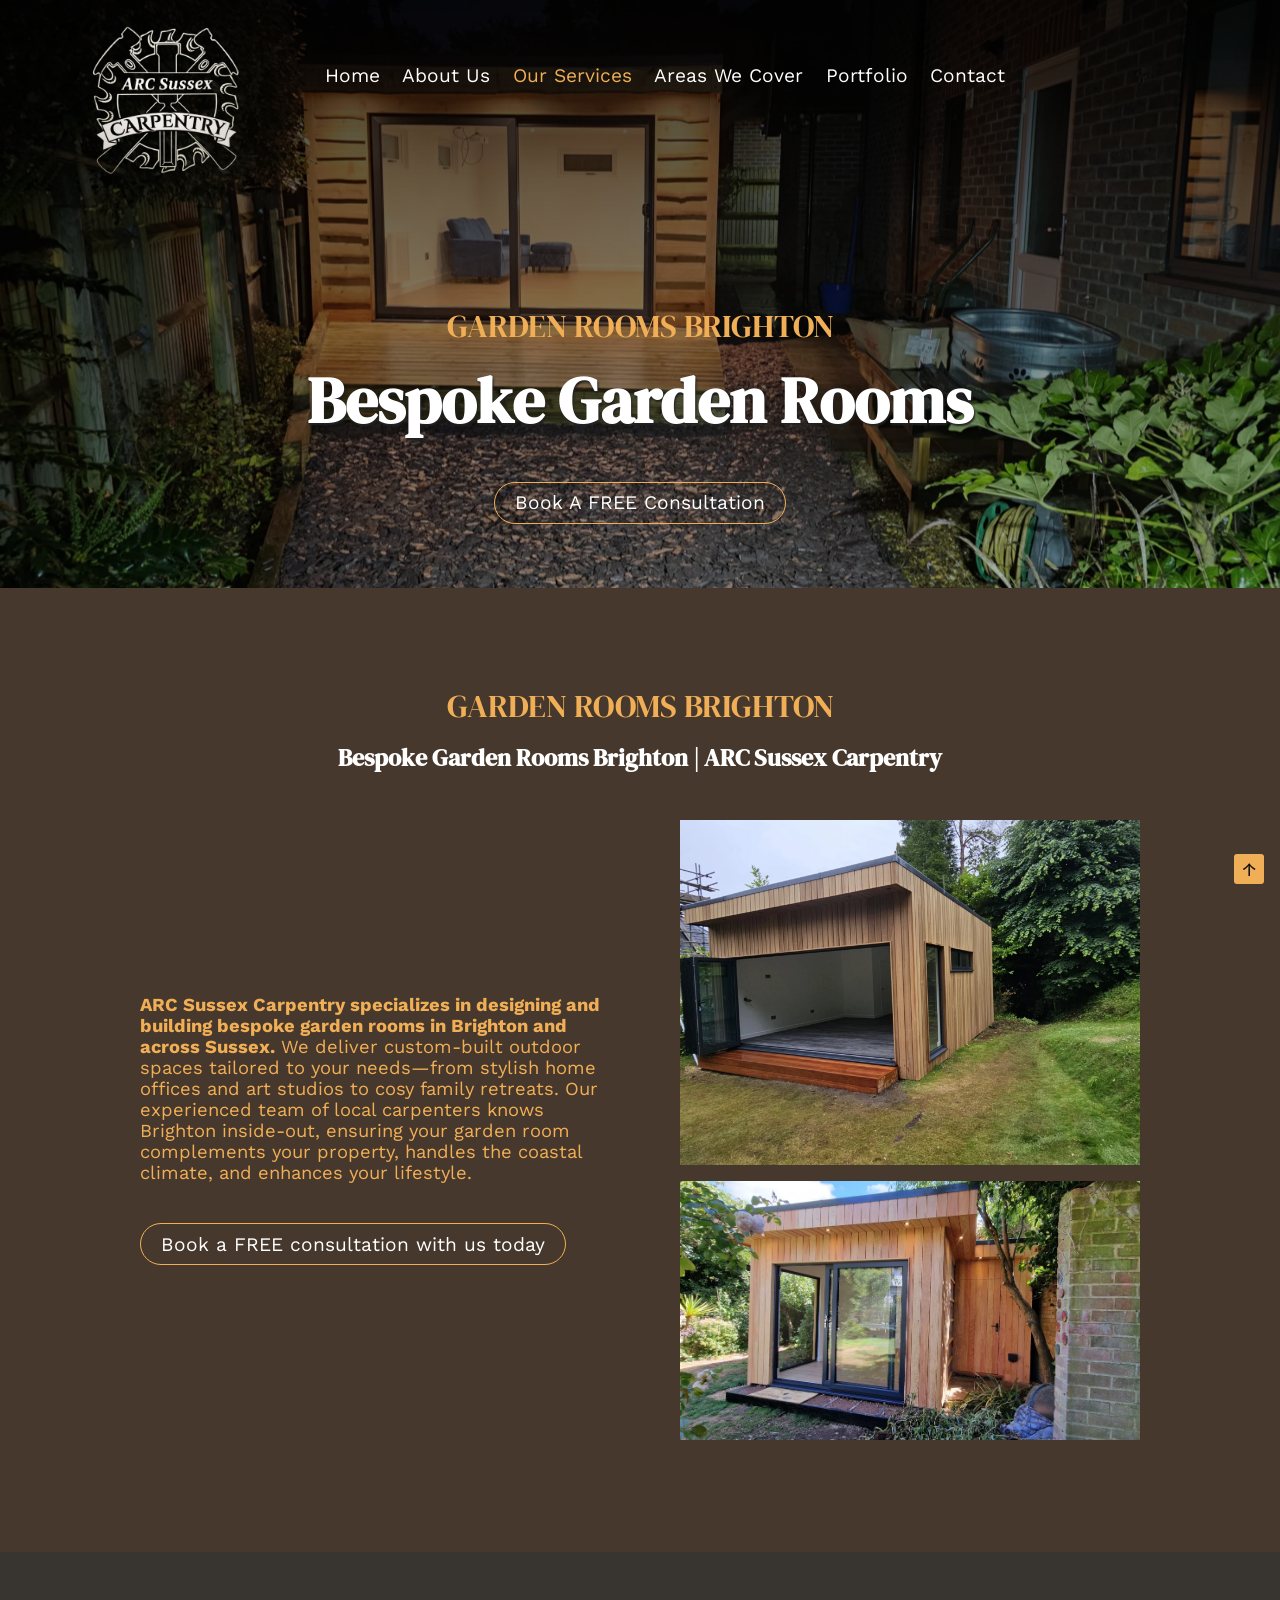
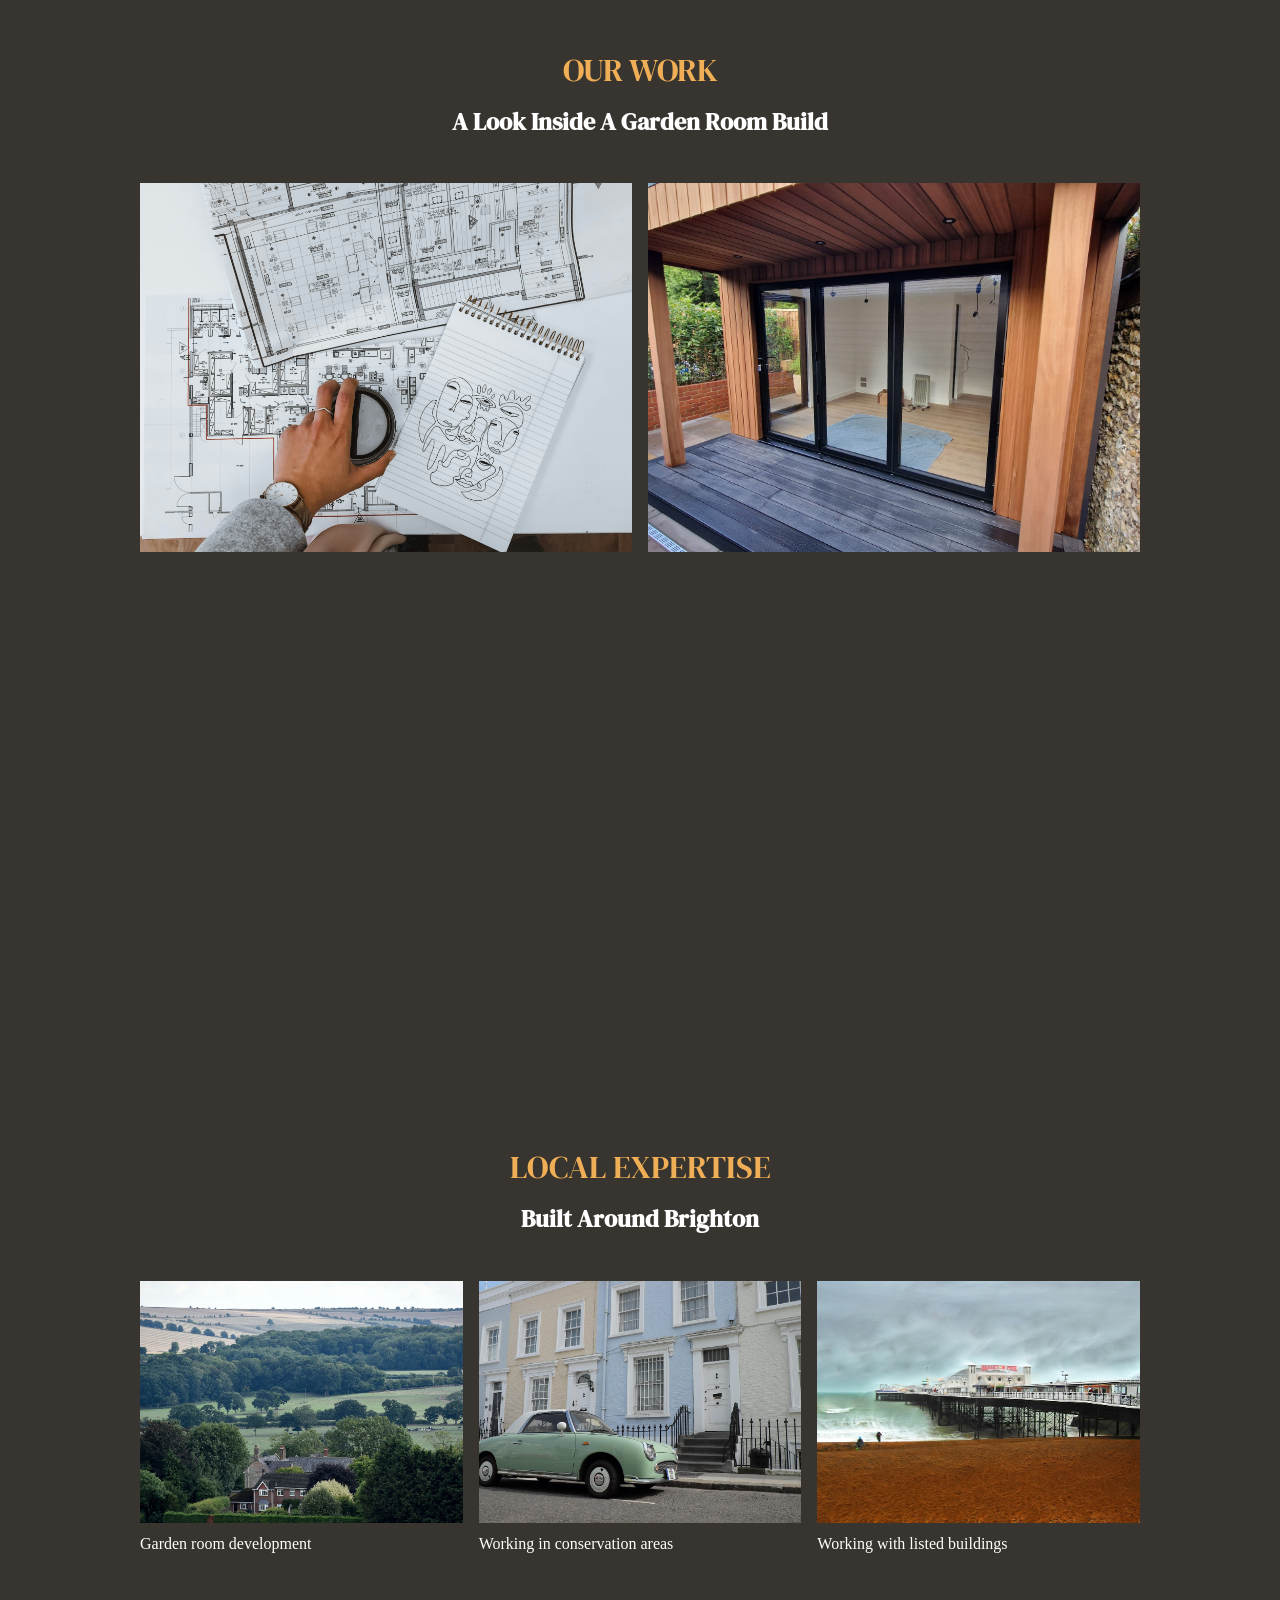
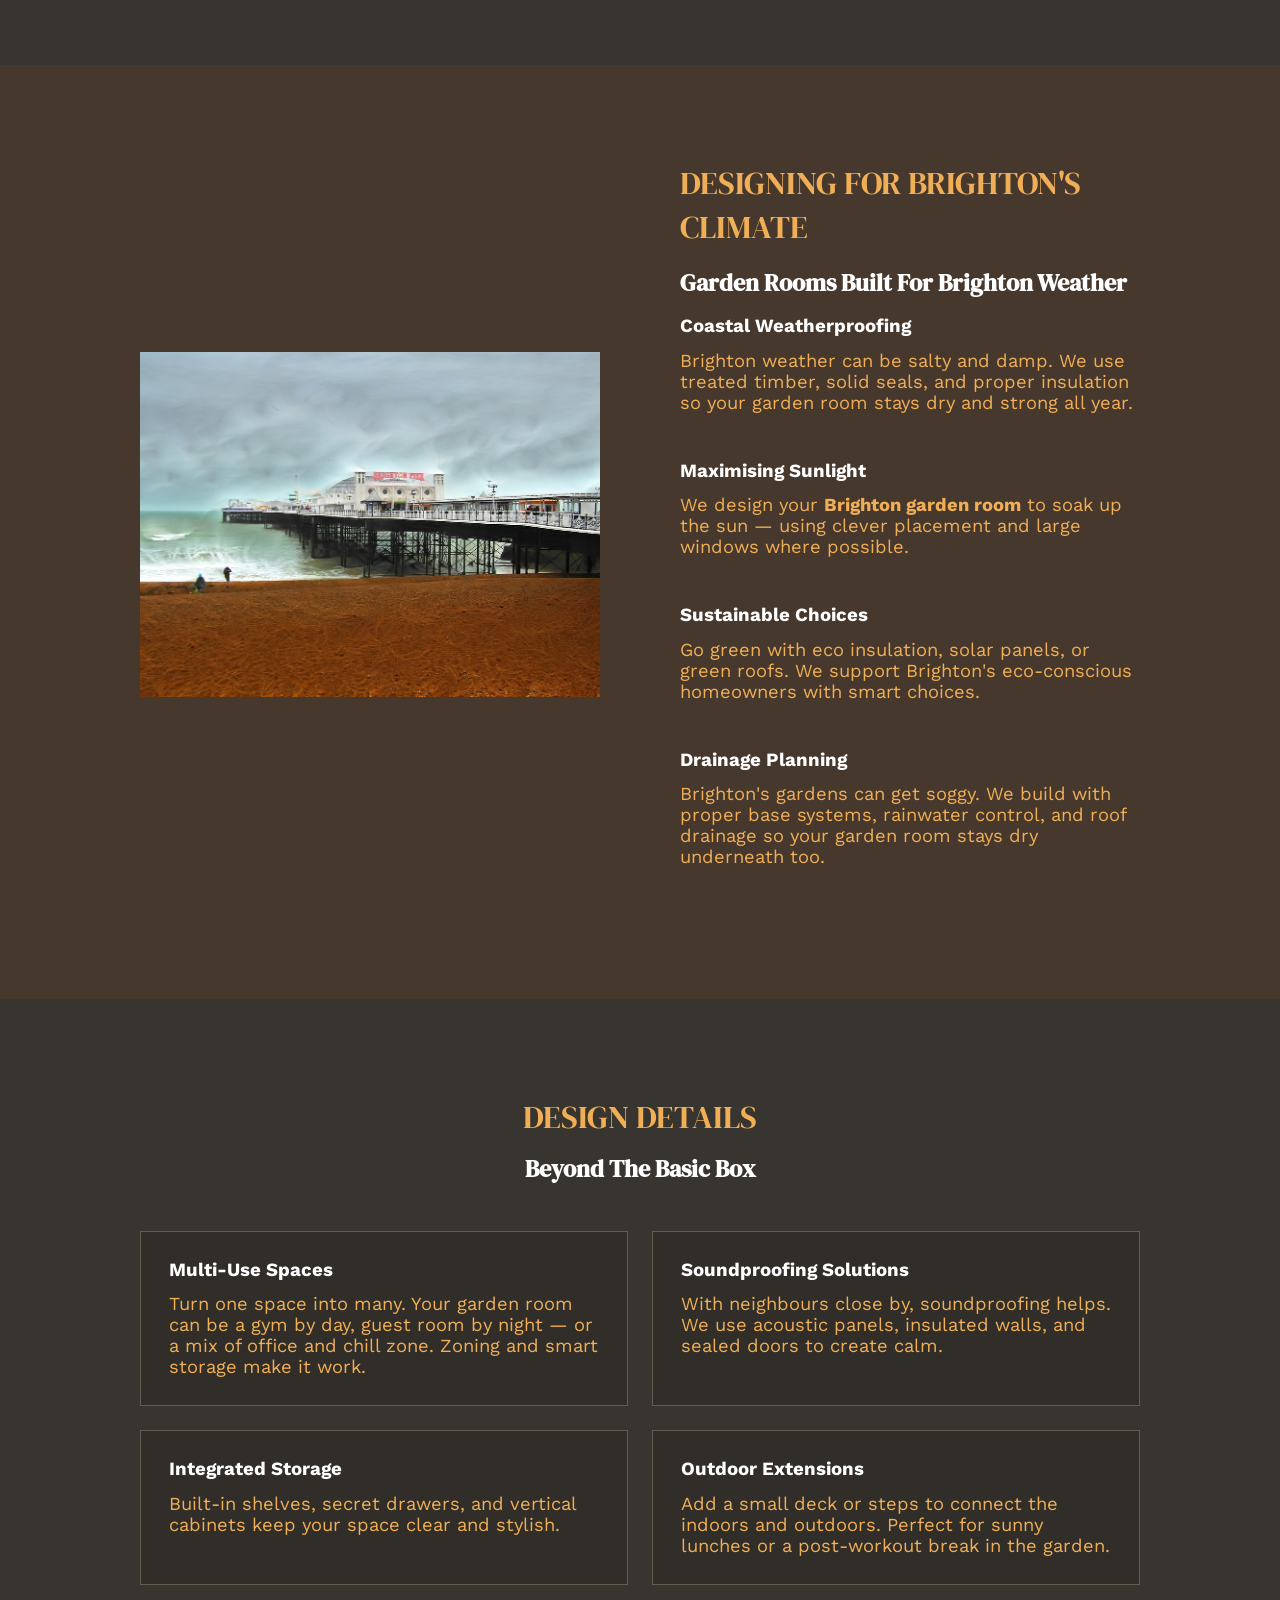
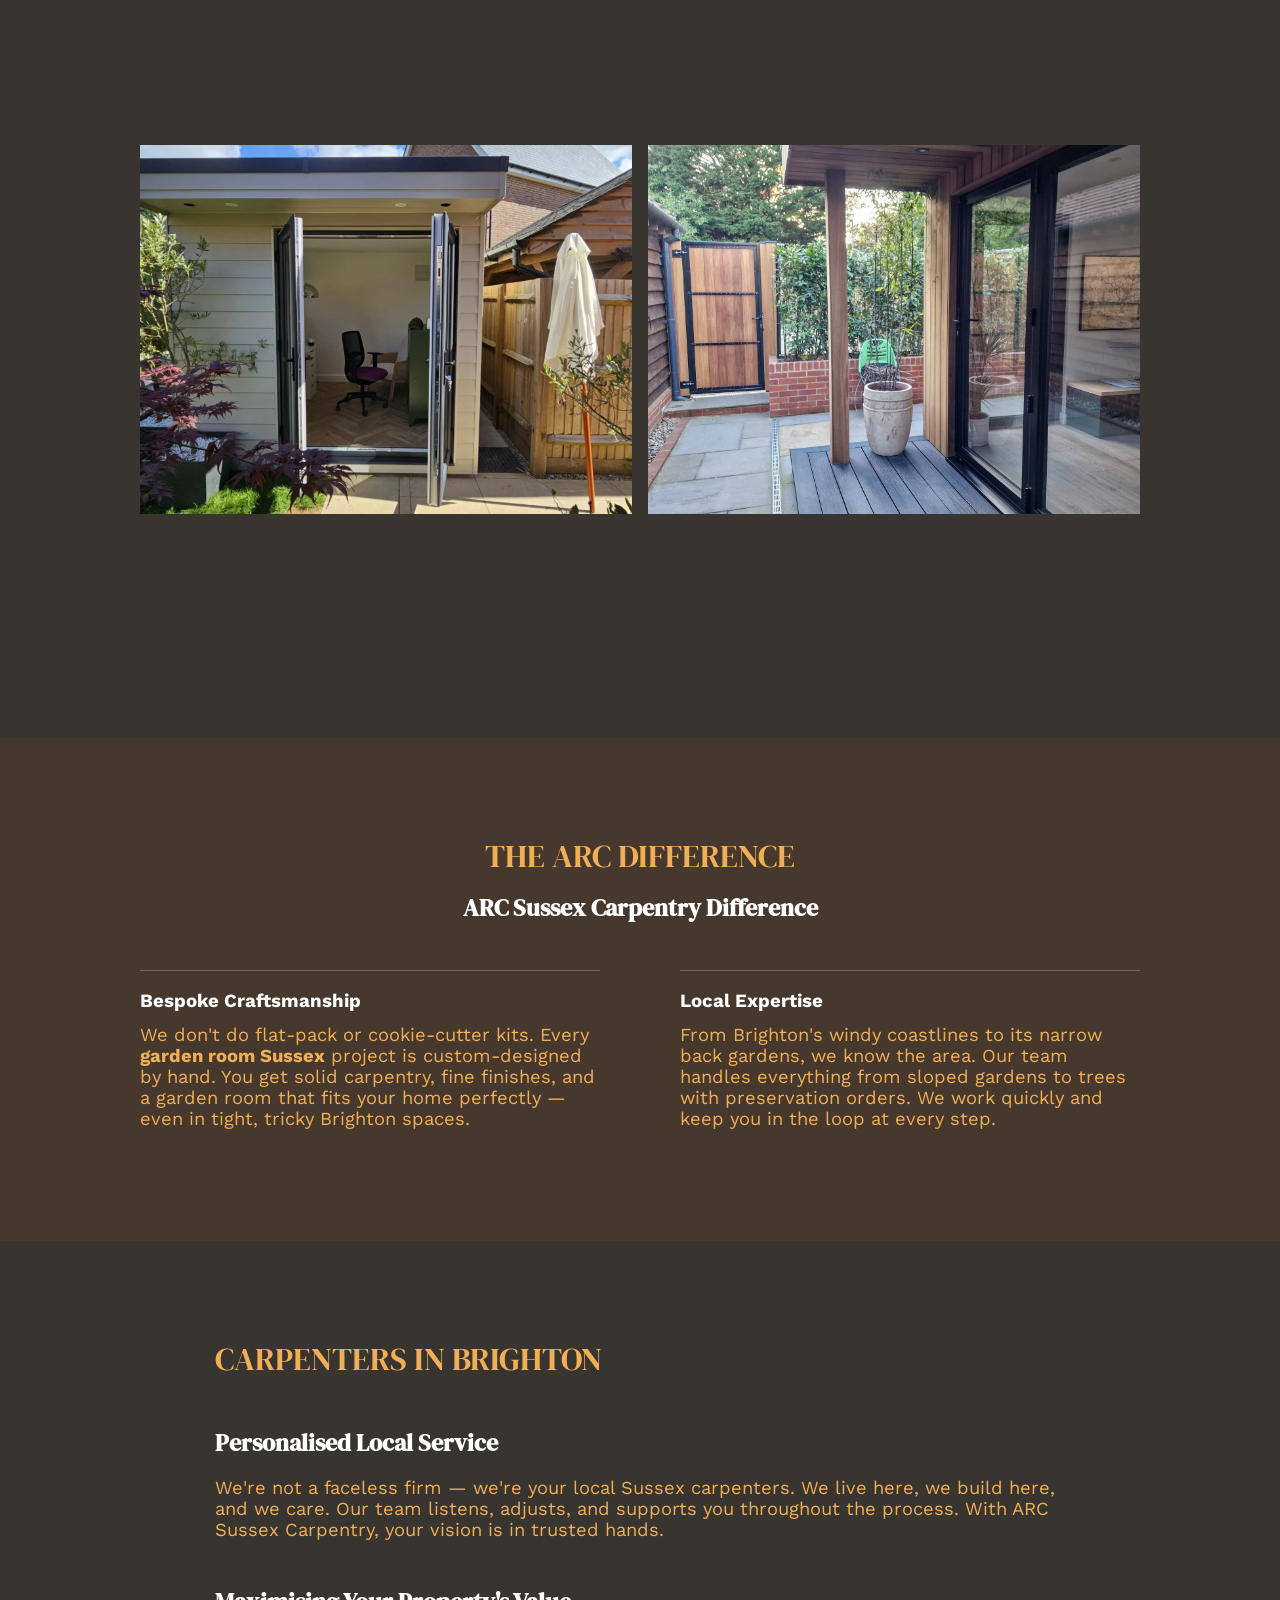
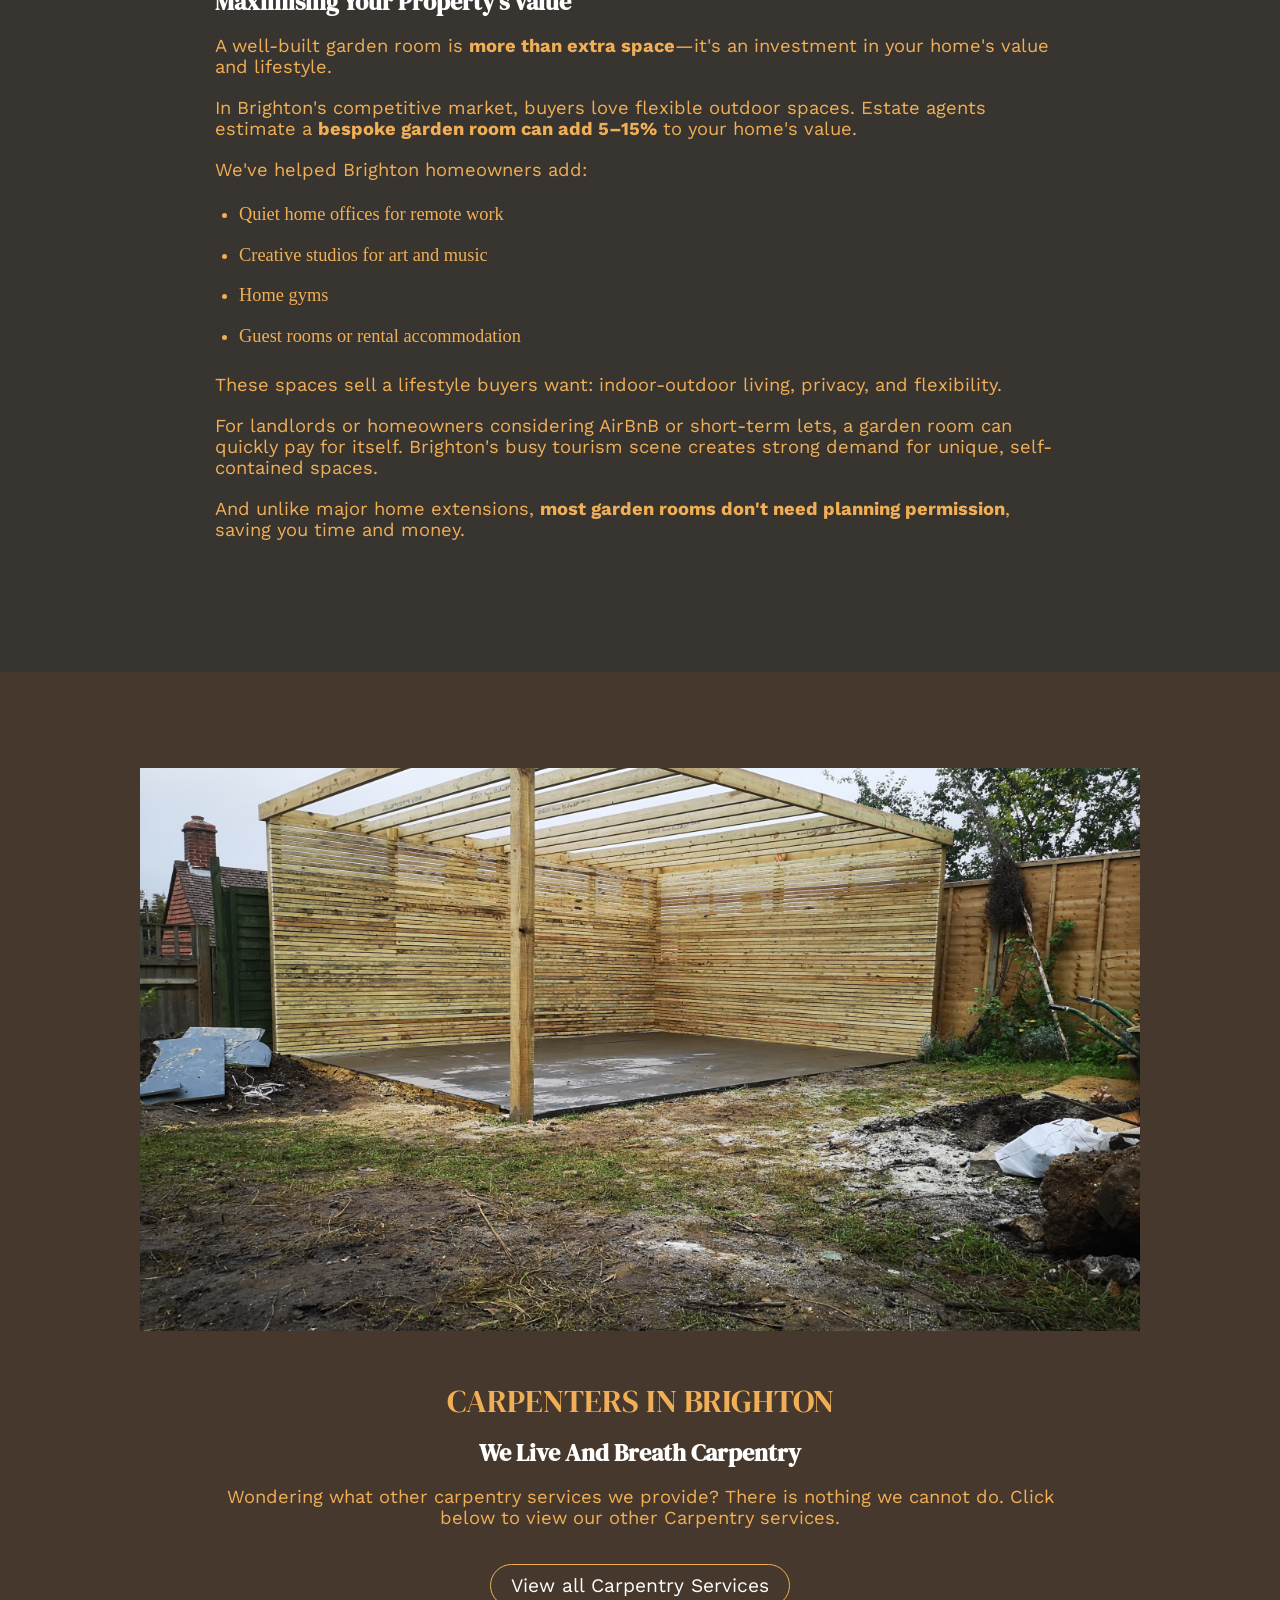
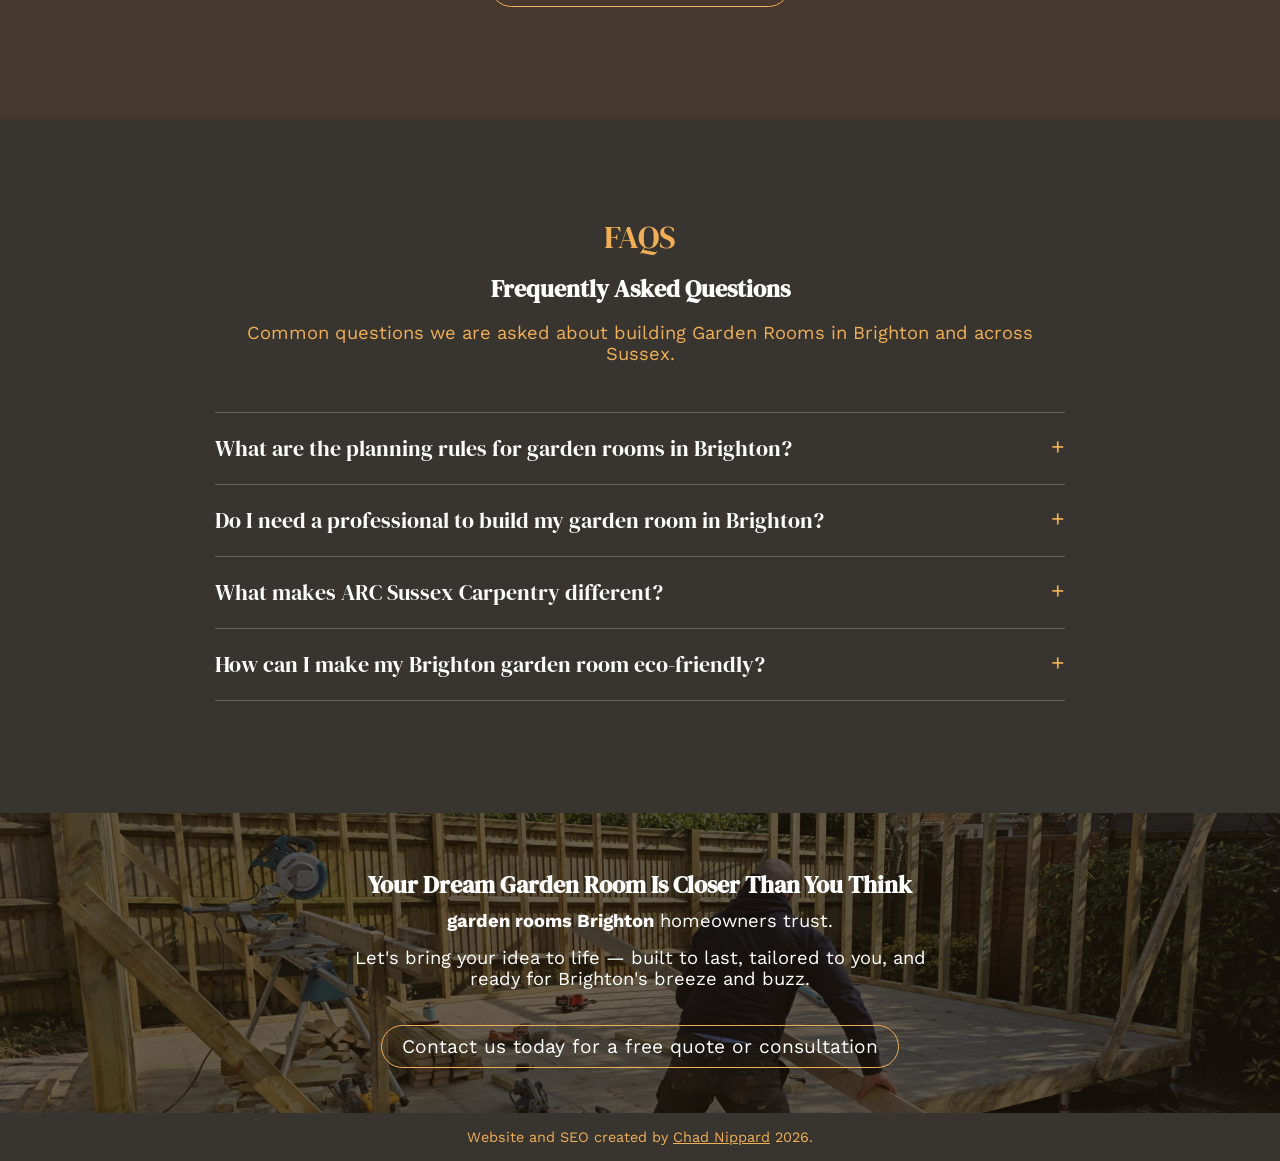
<file: bespoke-garden-rooms/index.html>
<!DOCTYPE html>
<html lang="en">

<head>
    <!-- Google Tag Manager -->
    <script>(function (w, d, s, l, i) {
            w[l] = w[l] || []; w[l].push({
                'gtm.start':
                    new Date().getTime(), event: 'gtm.js'
            }); var f = d.getElementsByTagName(s)[0],
                j = d.createElement(s), dl = l != 'dataLayer' ? '&l=' + l : ''; j.async = true; j.src =
                    'https://www.googletagmanager.com/gtm.js?id=' + i + dl; f.parentNode.insertBefore(j, f);
        })(window, document, 'script', 'dataLayer', 'GTM-M3V543RK');</script>
    <!-- End Google Tag Manager -->
    <meta charset="UTF-8">
    <meta name="viewport" content="width=device-width, initial-scale=1.0">
    <meta name="description"
        content="Bespoke garden rooms in Brighton and across Sussex, designed and built by ARC Sussex Carpentry.">
    <meta name="theme-color" content="#38342f">
    <title>Bespoke Garden Rooms Brighton | ARC Sussex Carpentry</title>
    <!-- Canonical URL -->
    <link rel="canonical" href="https://arcsussexcarpentry.com/bespoke-garden-rooms/">
    <!-- Favicon -->
    <link rel="icon" href="../favicon.webp" type="image/webp">
    <!-- Google Fonts -->
    <link rel="preconnect" href="https://fonts.googleapis.com">
    <link rel="preconnect" href="https://fonts.gstatic.com" crossorigin>
    <link
        href="https://fonts.googleapis.com/css2?family=DM+Serif+Display:ital@0;1&family=Work+Sans:wght@400;500;600;700&display=swap"
        rel="stylesheet">
    <!-- Open Graph -->
    <meta property="og:title" content="Bespoke Garden Rooms Brighton | ARC Sussex Carpentry">
    <meta property="og:description"
        content="Bespoke garden rooms in Brighton and across Sussex, designed and built by ARC Sussex Carpentry.">
    <meta property="og:type" content="website">
    <meta property="og:url" content="https://arcsussexcarpentry.com/bespoke-garden-rooms/">
    <meta property="og:site_name" content="ARC Sussex Carpentry">
    <meta property="og:locale" content="en_GB">
    <meta property="og:image" content="https://arcsussexcarpentry.com/images/social-preview.png">
    <meta property="og:image:secure_url" content="https://arcsussexcarpentry.com/images/social-preview.png">
    <meta property="og:image:type" content="image/png">
    <meta property="og:image:width" content="1200">
    <meta property="og:image:height" content="630">
    <meta property="og:image:alt" content="ARC Sussex Carpentry bespoke garden rooms in Brighton and Sussex">
    <!-- X / Twitter -->
    <meta name="twitter:card" content="summary_large_image">
    <meta name="twitter:title" content="Bespoke Garden Rooms Brighton | ARC Sussex Carpentry">
    <meta name="twitter:description"
        content="Bespoke garden rooms in Brighton and across Sussex, designed and built by ARC Sussex Carpentry.">
    <meta name="twitter:image" content="https://arcsussexcarpentry.com/images/social-preview.png">
    <meta name="twitter:image:alt" content="ARC Sussex Carpentry bespoke garden rooms in Brighton and Sussex">
    <!-- Stylesheets -->
    <link rel="stylesheet" href="../css/style.css">
    <link rel="stylesheet" href="../css/bespoke-garden-rooms.css">
    <script type="application/ld+json">
    {
      "@context": "https://schema.org",
      "@type": "Carpenter",
      "name": "ARC Sussex Carpentry",
      "url": "https://arcsussexcarpentry.com/",
      "telephone": "+447701303291",
      "image": "https://arcsussexcarpentry.com/images/arc-logo.webp",
      "address": {
        "@type": "PostalAddress",
        "streetAddress": "4 Gladstone Road",
        "addressLocality": "Portslade",
        "addressRegion": "East Sussex",
        "postalCode": "BN41 1LJ",
        "addressCountry": "GB"
      },
      "areaServed": [
        {
          "@type": "City",
          "name": "Brighton"
        },
        {
          "@type": "City",
          "name": "Worthing"
        },
        {
          "@type": "AdministrativeArea",
          "name": "East Sussex"
        }
      ]
    }
    </script>
</head>

<body id="top">
    <!-- Google Tag Manager (noscript) -->
    <noscript><iframe src="https://www.googletagmanager.com/ns.html?id=GTM-M3V543RK" height="0" width="0"
            style="display:none;visibility:hidden"></iframe></noscript>
    <!-- End Google Tag Manager (noscript) -->
    <header class="site-header">
        <div class="container header-inner">
            <a class="logo" href="../index.html" aria-label="ARC Sussex Carpentry home">
                <img src="../images/arc-logo.webp" alt="ARC Sussex Carpentry logo" width="155" height="155">
            </a>
            <nav class="main-nav" aria-label="Main navigation">
                <a href="../index.html">Home</a>
                <a href="../about-us/index.html">About Us</a>
                <a class="active" href="../our-services/index.html" aria-current="page">Our Services</a>
                <a href="../areas-we-cover/index.html">Areas We Cover</a>
                <a href="../portfolio/index.html">Portfolio</a>
                <a href="../contact/index.html">Contact</a>
            </nav>
        </div>
    </header>
    <main>
        <section class="page-hero garden-rooms-hero">
            <p class="eyebrow">GARDEN ROOMS BRIGHTON</p>
            <h1>Bespoke Garden Rooms</h1>
            <a class="button" href="../contact/index.html">Book A FREE Consultation</a>
        </section>
        <div class="site-background">
            <section class="garden-rooms-intro section section--light">
                <div class="container">
                    <div class="garden-rooms-heading">
                        <p class="eyebrow">GARDEN ROOMS BRIGHTON</p>
                        <h2>Bespoke Garden Rooms Brighton | ARC Sussex Carpentry</h2>
                    </div>
                    <div class="garden-rooms-intro__layout">
                        <div class="garden-rooms-copy">
                            <p><strong>ARC Sussex Carpentry specializes in designing and building bespoke garden rooms
                                    in Brighton and across Sussex.</strong> We deliver custom-built outdoor spaces
                                tailored to your needs—from stylish home offices and art studios to cosy family
                                retreats. Our experienced team of local carpenters knows Brighton inside-out, ensuring
                                your garden room complements your property, handles the coastal climate, and enhances
                                your lifestyle.</p>
                            <a class="button" href="../contact/index.html">Book a FREE consultation with us today</a>
                        </div>
                        <div class="garden-rooms-image-stack">
                            <img src="../images/bespoke-garden-rooms-1.webp" alt="Bespoke garden room in Sussex"
                                loading="lazy" decoding="async">
                            <img src="../images/bespoke-garden-rooms-2.webp" alt="Garden room project in Sussex"
                                loading="lazy" decoding="async">
                        </div>
                    </div>
                </div>
            </section>
            <section class="garden-rooms-gallery section section--dark">
                <div class="container">
                    <div class="garden-rooms-heading">
                        <p class="eyebrow">OUR WORK</p>
                        <h2>A Look Inside A Garden Room Build</h2>
                    </div>
                    <div class="garden-rooms-gallery__grid">
                        <figure><img src="../images/bespoke-garden-rooms-3.webp"
                                alt="Designing a bespoke garden room in Brighton" loading="lazy" decoding="async">
                        </figure>
                        <figure><img src="../images/bespoke-garden-rooms-4.webp"
                                alt="First fix carpentry on a garden room in Brighton" loading="lazy" decoding="async">
                        </figure>
                        <figure><img src="../images/bespoke-garden-rooms-5.webp"
                                alt="Garden room construction in Brighton" loading="lazy" decoding="async"></figure>
                        <figure><img src="../images/bespoke-garden-rooms-6.webp" alt="Garden room build in Sussex"
                                loading="lazy" decoding="async"></figure>
                    </div>
                </div>
            </section>
            <section class="garden-rooms-local section section--dark">
                <div class="container">
                    <div class="garden-rooms-heading">
                        <p class="eyebrow">LOCAL EXPERTISE</p>
                        <h2>Built Around Brighton</h2>
                    </div>
                    <div class="garden-rooms-local__grid">
                        <figure>
                            <img src="../images/bespoke-garden-rooms-7.webp" alt="Garden room development in Brighton"
                                loading="lazy" decoding="async">
                            <figcaption>Garden room development</figcaption>
                        </figure>
                        <figure>
                            <img src="../images/bespoke-garden-rooms-8.webp"
                                alt="Working in a conservation area in Brighton" loading="lazy" decoding="async">
                            <figcaption>Working in conservation areas</figcaption>
                        </figure>
                        <figure>
                            <img src="../images/bespoke-garden-rooms-9.webp"
                                alt="Working with listed buildings in Sussex" loading="lazy" decoding="async">
                            <figcaption>Working with listed buildings</figcaption>
                        </figure>
                    </div>
                </div>
            </section>
            <section class="garden-rooms-climate section section--light">
                <div class="container">
                    <div class="garden-rooms-feature-layout">
                        <div class="garden-rooms-feature-image">
                            <img src="../images/bespoke-garden-rooms-9.webp"
                                alt="Garden room designed for Brighton weather" loading="lazy" decoding="async">
                        </div>
                        <div class="garden-rooms-copy">
                            <p class="eyebrow">DESIGNING FOR BRIGHTON'S CLIMATE</p>
                            <h2>Garden Rooms Built For Brighton Weather</h2>
                            <div class="garden-rooms-feature-copy">
                                <article>
                                    <h3>Coastal Weatherproofing</h3>
                                    <p>Brighton weather can be salty and damp. We use treated timber, solid seals, and
                                        proper insulation so your garden room stays dry and strong all year.</p>
                                </article>
                                <article>
                                    <h3>Maximising Sunlight</h3>
                                    <p>We design your <strong>Brighton garden room</strong> to soak up the sun — using
                                        clever placement and large windows where possible.</p>
                                </article>
                                <article>
                                    <h3>Sustainable Choices</h3>
                                    <p>Go green with eco insulation, solar panels, or green roofs. We support Brighton's
                                        eco-conscious homeowners with smart choices.</p>
                                </article>
                                <article>
                                    <h3>Drainage Planning</h3>
                                    <p>Brighton's gardens can get soggy. We build with proper base systems, rainwater
                                        control, and roof drainage so your garden room stays dry underneath too.</p>
                                </article>
                            </div>
                        </div>
                    </div>
                </div>
            </section>
            <section class="garden-rooms-beyond section section--dark">
                <div class="container">
                    <div class="garden-rooms-heading">
                        <p class="eyebrow">DESIGN DETAILS</p>
                        <h2>Beyond The Basic Box</h2>
                    </div>
                    <div class="garden-rooms-card-grid">
                        <article>
                            <h3>Multi-Use Spaces</h3>
                            <p>Turn one space into many. Your garden room can be a gym by day, guest room by night — or
                                a mix of office and chill zone. Zoning and smart storage make it work.</p>
                        </article>
                        <article>
                            <h3>Soundproofing Solutions</h3>
                            <p>With neighbours close by, soundproofing helps. We use acoustic panels, insulated walls,
                                and sealed doors to create calm.</p>
                        </article>
                        <article>
                            <h3>Integrated Storage</h3>
                            <p>Built-in shelves, secret drawers, and vertical cabinets keep your space clear and
                                stylish.</p>
                        </article>
                        <article>
                            <h3>Outdoor Extensions</h3>
                            <p>Add a small deck or steps to connect the indoors and outdoors. Perfect for sunny lunches
                                or a post-workout break in the garden.</p>
                        </article>
                    </div>
                    <div class="garden-rooms-gallery garden-rooms-gallery--double">
                        <img src="../images/bespoke-garden-rooms-10.webp" alt="Garden room in Brighton" loading="lazy"
                            decoding="async">
                        <img src="../images/bespoke-garden-rooms-11.webp" alt="Bespoke garden room in Brighton"
                            loading="lazy" decoding="async">
                    </div>
                </div>
            </section>
            <section class="garden-rooms-difference section section--light">
                <div class="container">
                    <div class="garden-rooms-heading">
                        <p class="eyebrow">THE ARC DIFFERENCE</p>
                        <h2>ARC Sussex Carpentry Difference</h2>
                    </div>
                    <div class="garden-rooms-difference__layout">
                        <article>
                            <h3>Bespoke Craftsmanship</h3>
                            <p>We don't do flat-pack or cookie-cutter kits. Every <strong>garden room Sussex</strong>
                                project is custom-designed by hand. You get solid carpentry, fine finishes, and a garden
                                room that fits your home perfectly — even in tight, tricky Brighton spaces.</p>
                        </article>
                        <article>
                            <h3>Local Expertise</h3>
                            <p>From Brighton's windy coastlines to its narrow back gardens, we know the area. Our team
                                handles everything from sloped gardens to trees with preservation orders. We work
                                quickly and keep you in the loop at every step.</p>
                        </article>
                    </div>
                </div>
            </section>
            <section class="garden-rooms-service section section--dark">
                <div class="container garden-rooms-service__layout">
                    <div class="garden-rooms-copy">
                        <p class="eyebrow">CARPENTERS IN BRIGHTON</p>
                        <h2>Personalised Local Service</h2>
                        <p>We're not a faceless firm — we're your local Sussex carpenters. We live here, we build here,
                            and we care. Our team listens, adjusts, and supports you throughout the process. With ARC
                            Sussex Carpentry, your vision is in trusted hands.</p>
                        <h2>Maximising Your Property's Value</h2>
                        <p>A well-built garden room is <strong>more than extra space</strong>—it's an investment in your
                            home's value and lifestyle.</p>
                        <p>In Brighton's competitive market, buyers love flexible outdoor spaces. Estate agents estimate
                            a <strong>bespoke garden room can add 5–15%</strong> to your home's value.</p>
                        <p>We've helped Brighton homeowners add:</p>
                        <ul>
                            <li>Quiet home offices for remote work</li>
                            <li>Creative studios for art and music</li>
                            <li>Home gyms</li>
                            <li>Guest rooms or rental accommodation</li>
                        </ul>
                        <p>These spaces sell a lifestyle buyers want: indoor-outdoor living, privacy, and flexibility.
                        </p>
                        <p>For landlords or homeowners considering AirBnB or short-term lets, a garden room can quickly
                            pay for itself. Brighton's busy tourism scene creates strong demand for unique,
                            self-contained spaces.</p>
                        <p>And unlike major home extensions, <strong>most garden rooms don't need planning
                                permission</strong>, saving you time and money.</p>
                    </div>
                </div>
            </section>
            <section class="garden-rooms-final section section--light">
                <div class="container">
                    <div class="garden-rooms-final__image">
                        <img src="../images/bespoke-garden-rooms-12.webp"
                            alt="Bespoke outdoor carpentry by ARC Sussex Carpentry" loading="lazy" decoding="async">
                    </div>
                    <div class="garden-rooms-final__content">
                        <p class="eyebrow">CARPENTERS IN BRIGHTON</p>
                        <h2>We Live And Breath Carpentry</h2>
                        <p>Wondering what other carpentry services we provide? There is nothing we cannot do. Click
                            below to view our other Carpentry services.</p>
                        <a class="button" href="../our-services/index.html">View all Carpentry Services</a>
                    </div>
                </div>
            </section>

            <section class="garden-rooms-faq section section--dark">
                <div class="container">
                    <div class="garden-rooms-heading">
                        <p class="eyebrow">FAQS</p>
                        <h2>Frequently Asked Questions</h2>
                        <p>Common questions we are asked about building Garden Rooms in Brighton and across Sussex.</p>
                    </div>
                    <div class="garden-rooms-faq__list">
                        <details>
                            <summary>What are the planning rules for garden rooms in Brighton?</summary>
                            <p>Most <strong>garden rooms in Brighton</strong> don't need planning permission if they
                                meet certain size and placement rules. But always check with the Brighton &amp; Hove
                                City Council or ask us to guide you.</p>
                        </details>
                        <details>
                            <summary>Do I need a professional to build my garden room in Brighton?</summary>
                            <p>Yes, working with local experts ensures your <strong>garden room in Sussex</strong> is
                                built safely, legally, and to high standards — with smart design suited to your space.
                            </p>
                        </details>
                        <details>
                            <summary>What makes ARC Sussex Carpentry different?</summary>
                            <p>We blend expert carpentry with true local knowledge. Each garden room Brighton project is
                                tailored to the client — no kits, no shortcuts, just great service and craftsmanship.
                            </p>
                        </details>
                        <details>
                            <summary>How can I make my Brighton garden room eco-friendly?</summary>
                            <p>Use FSC-certified wood, natural insulation, green roofs, or solar panels. We offer plenty
                                of eco upgrades that match Brighton's green values.</p>
                        </details>
                    </div>
                </div>
            </section>

            <section class="final-cta">
                <img class="final-cta__image" src="../images/Rytis.webp" alt="Rytis, ARC Sussex Carpentry carpenter working on a bespoke timber project" loading="lazy" decoding="async">
                <div class="cta-overlay"></div>
                <div class="cta-content">
                    <h2>Your Dream Garden Room Is Closer Than You Think</h2>
                    <p><strong>garden rooms Brighton</strong> homeowners trust.</p>
                    <p>Let's bring your idea to life — built to last, tailored to you, and ready for Brighton's breeze
                        and buzz.</p>
                    <a class="button" href="../contact/index.html">Contact us today for a free quote or consultation</a>
                </div>
            </section>

        </div>
    </main>
    <footer class="site-footer">
        <div class="container">
            <p>Website and SEO created by <a href="https://www.chadnippard.com" target="_blank"
                    rel="noopener noreferrer">Chad Nippard</a> 2026.</p>
        </div>
    </footer>
    <a class="back-to-top" href="#top" aria-label="Back to top">↑</a>
</body>

</html>
</file>
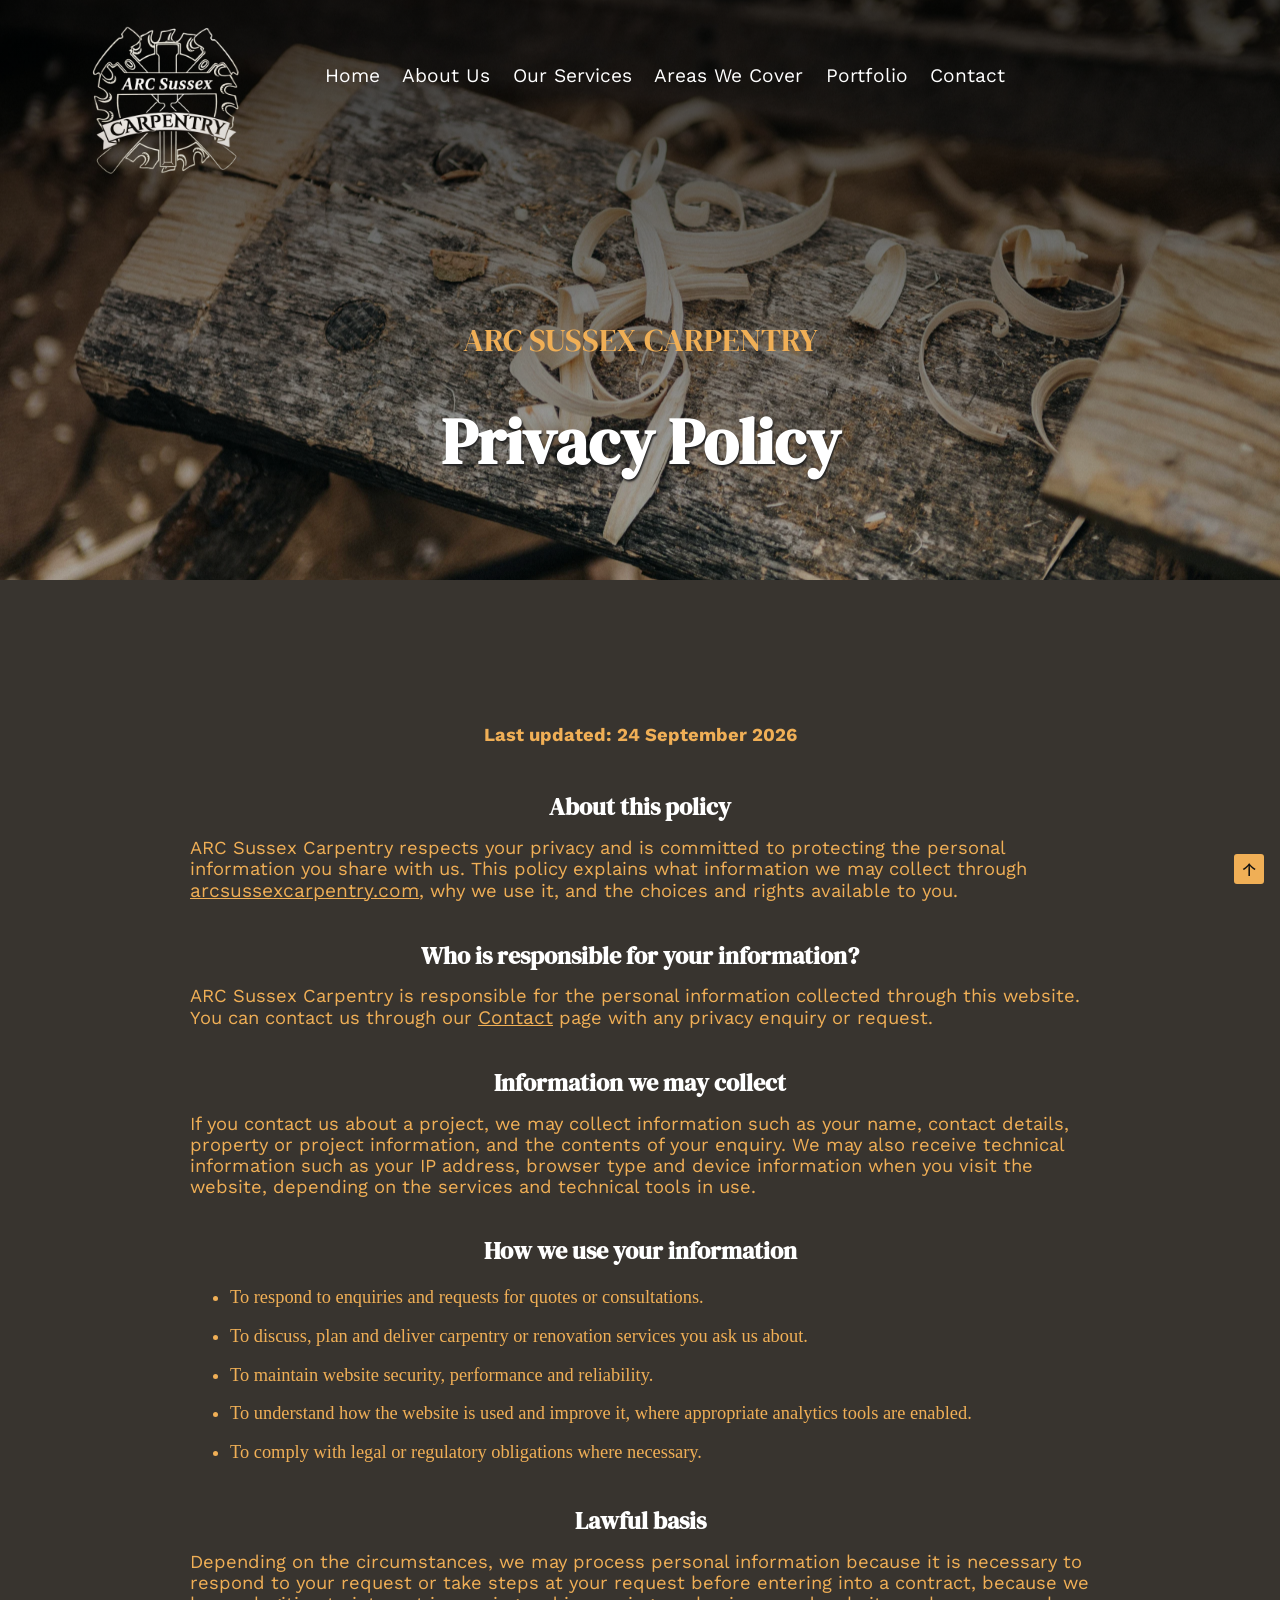
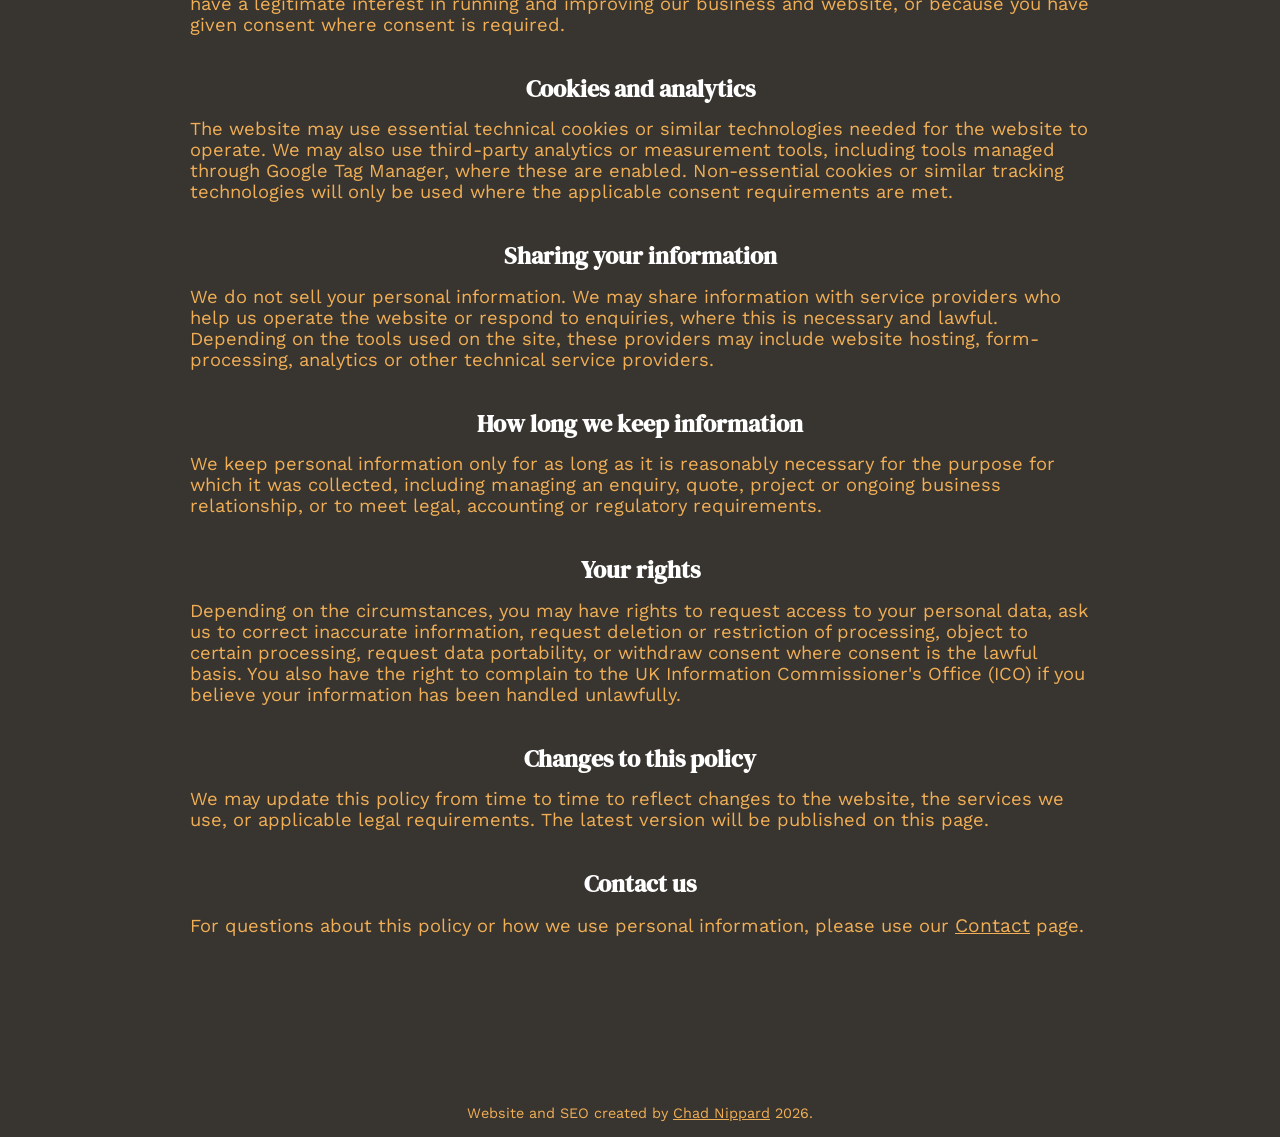
<file: privacy-policy/index.html>
<!DOCTYPE html>
<html lang="en">

<head>
    <!-- Google Tag Manager -->
    <script>(function (w, d, s, l, i) {
            w[l] = w[l] || []; w[l].push({
                'gtm.start':
                    new Date().getTime(), event: 'gtm.js'
            }); var f = d.getElementsByTagName(s)[0],
                j = d.createElement(s), dl = l != 'dataLayer' ? '&l=' + l : ''; j.async = true; j.src =
                    'https://www.googletagmanager.com/gtm.js?id=' + i + dl; f.parentNode.insertBefore(j, f);
        })(window, document, 'script', 'dataLayer', 'GTM-M3V543RK');</script>
    <!-- End Google Tag Manager -->
    <meta charset="UTF-8">
    <meta name="viewport" content="width=device-width, initial-scale=1.0">
    <meta name="description" content="Privacy Policy for ARC Sussex Carpentry and the arcsussexcarpentry.com website.">
    <meta name="theme-color" content="#38342f">
    <title>Privacy Policy | ARC Sussex Carpentry</title>
    <link rel="canonical" href="https://arcsussexcarpentry.com/privacy-policy/">
    <link rel="icon" href="../favicon.webp" type="image/webp">
    <link rel="preconnect" href="https://fonts.googleapis.com">
    <link rel="preconnect" href="https://fonts.gstatic.com" crossorigin>
    <link
        href="https://fonts.googleapis.com/css2?family=DM+Serif+Display:ital@0;1&family=Work+Sans:wght@400;500;600;700&display=swap"
        rel="stylesheet">
    <link rel="stylesheet" href="../css/style.css">
    <link rel="stylesheet" href="../css/privacy-policy.css">
</head>

<body id="top">
    <!-- Google Tag Manager (noscript) -->
    <noscript><iframe src="https://www.googletagmanager.com/ns.html?id=GTM-M3V543RK" height="0" width="0"
            style="display:none;visibility:hidden"></iframe></noscript>
    <!-- End Google Tag Manager (noscript) -->
    <header class="site-header">
        <div class="container header-inner">
            <a class="logo" href="../index.html" aria-label="ARC Sussex Carpentry home">
                <img src="../images/arc-logo.webp" alt="ARC Sussex Carpentry logo" width="155" height="155">
            </a>
            <nav class="main-nav" aria-label="Main navigation">
                <a href="../index.html">Home</a>
                <a href="../about-us/index.html">About Us</a>
                <a href="../our-services/index.html">Our Services</a>
                <a href="../areas-we-cover/index.html">Areas We Cover</a>
                <a href="../portfolio/index.html">Portfolio</a>
                <a href="../contact/index.html">Contact</a>
            </nav>
        </div>
    </header>

    <main>
        <section class="page-hero privacy-hero">
            <p class="eyebrow">ARC SUSSEX CARPENTRY</p>
            <h1>Privacy Policy</h1>
        </section>

        <div class="site-background">
            <section class="privacy-content section section--dark">
                <div class="container">
                    <p class="privacy-updated"><strong>Last updated: 24 September 2026</strong></p>

                    <section>
                        <h2>About this policy</h2>
                        <p>
                            ARC Sussex Carpentry respects your privacy and is committed to protecting the personal
                            information you share with us. This policy explains what information we may collect through
                            <a href="https://arcsussexcarpentry.com/">arcsussexcarpentry.com</a>, why we use it, and the
                            choices and rights available to you.
                        </p>
                    </section>

                    <section>
                        <h2>Who is responsible for your information?</h2>
                        <p>
                            ARC Sussex Carpentry is responsible for the personal information collected through this
                            website. You can contact us through our <a href="../contact/index.html">Contact</a> page
                            with any privacy enquiry or request.
                        </p>
                    </section>

                    <section>
                        <h2>Information we may collect</h2>
                        <p>
                            If you contact us about a project, we may collect information such as your name, contact
                            details, property or project information, and the contents of your enquiry. We may also
                            receive technical information such as your IP address, browser type and device information
                            when you visit the website, depending on the services and technical tools in use.
                        </p>
                    </section>

                    <section>
                        <h2>How we use your information</h2>
                        <ul>
                            <li>To respond to enquiries and requests for quotes or consultations.</li>
                            <li>To discuss, plan and deliver carpentry or renovation services you ask us about.</li>
                            <li>To maintain website security, performance and reliability.</li>
                            <li>To understand how the website is used and improve it, where appropriate analytics tools
                                are enabled.</li>
                            <li>To comply with legal or regulatory obligations where necessary.</li>
                        </ul>
                    </section>

                    <section>
                        <h2>Lawful basis</h2>
                        <p>
                            Depending on the circumstances, we may process personal information because it is necessary
                            to respond to your request or take steps at your request before entering into a contract,
                            because we have a legitimate interest in running and improving our business and website, or
                            because you have given consent where consent is required.
                        </p>
                    </section>

                    <section>
                        <h2>Cookies and analytics</h2>
                        <p>
                            The website may use essential technical cookies or similar technologies needed for the
                            website to operate. We may also use third-party analytics or measurement tools, including
                            tools managed through Google Tag Manager, where these are enabled. Non-essential cookies or
                            similar tracking technologies will only be used where the applicable consent requirements
                            are met.
                        </p>
                    </section>

                    <section>
                        <h2>Sharing your information</h2>
                        <p>
                            We do not sell your personal information. We may share information with service providers
                            who help us operate the website or respond to enquiries, where this is necessary and lawful.
                            Depending on the tools used on the site, these providers may include website hosting,
                            form-processing, analytics or other technical service providers.
                        </p>
                    </section>

                    <section>
                        <h2>How long we keep information</h2>
                        <p>
                            We keep personal information only for as long as it is reasonably necessary for the purpose
                            for which it was collected, including managing an enquiry, quote, project or ongoing
                            business relationship, or to meet legal, accounting or regulatory requirements.
                        </p>
                    </section>

                    <section>
                        <h2>Your rights</h2>
                        <p>
                            Depending on the circumstances, you may have rights to request access to your personal data,
                            ask us to correct inaccurate information, request deletion or restriction of processing,
                            object to certain processing, request data portability, or withdraw consent where consent is
                            the lawful basis. You also have the right to complain to the UK Information Commissioner's
                            Office (ICO) if you believe your information has been handled unlawfully.
                        </p>
                    </section>

                    <section>
                        <h2>Changes to this policy</h2>
                        <p>
                            We may update this policy from time to time to reflect changes to the website, the services
                            we use, or applicable legal requirements. The latest version will be published on this page.
                        </p>
                    </section>

                    <section>
                        <h2>Contact us</h2>
                        <p>
                            For questions about this policy or how we use personal information, please use our
                            <a href="../contact/index.html">Contact</a> page.
                        </p>
                    </section>
                </div>
            </section>
        </div>
    </main>

    <footer class="site-footer">
        <div class="container">
            <p>
                Website and SEO created by
                <a href="https://www.chadnippard.com" target="_blank" rel="noopener noreferrer">Chad Nippard</a>
                2026.
            </p>
        </div>
    </footer>

    <a class="back-to-top" href="#top" aria-label="Back to top">↑</a>
</body>

</html>
</file>
<file: css/style.css>
:root {
  --colour-dark: #38342f;
  --colour-light: #47382d;
  --colour-gold: #f0af56;
  --colour-cream: #f0e6c5;
  --colour-white: #fff;
  --colour-black: #111;
  --colour-red: #8e1420;
  --font-body: "Work Sans", Arial, sans-serif;
  --font-heading: "DM Serif Display", Georgia, serif;
  --content-width: 1100px;
  --section-padding: 2rem;
  --section-padding-large: 5rem;
  --radius: 4px;
}

/* =========================
   Reset / base
   ========================= */
*, *::before, *::after {
  box-sizing: border-box;
}

html {
  scroll-behavior: smooth;
}

body {
  margin: 0;
  background: var(--colour-dark);
  color: var(--colour-gold);
  font-family: var(--font-body);
  line-height: 1.55;
}

body, button, input, textarea, select {
  font: inherit;
}

.site-background {
  background-image: url("../images/HomepageBackground.webp");
  background-position: center;
  background-repeat: no-repeat;
  background-size: cover;
  background-attachment: fixed;
}

img {
  max-width: 100%;
  height: auto;
  display: block;
}

a {
  color: inherit;
  transition: color 0.25s ease, background-color 0.25s ease, border-color 0.25s ease;
  font-size: 1.2rem;
  font-family: var(--font-body);
}

h1, h2, h3 {
  margin-top: 0;
  color: var(--colour-white);
  font-family: var(--font-heading);
  line-height: 1.15;
}

h1, h2, h3, p {
  overflow-wrap: break-word;
}

h1 {
  font-size: 4rem;
}

h3 {
  font-family: var(--font-body);
}

p {
  margin: 0 0 1rem;
  font-size: 1.15rem;
  font-family: var(--font-body);
}

p:last-child {
  margin-bottom: 0;
}

button, a {
  -webkit-tap-highlight-color: transparent;
}

small, strong {
  font-family: var(--font-body);
}

/* =========================
   Reusable layout
   ========================= */
.container {
  width: min(100% - 2rem, var(--content-width));
  margin-inline: auto;
}

.section {
  width: 100%;
}

.section--dark {
  background: var(--colour-dark);
}

.section--light {
  background: var(--colour-light);
}

.section-line {
  width: min(100%, 580px);
  margin: 0 auto 1.25rem;
  border-top: 1px solid rgba(255, 255, 255, 0.9);
}

/* =========================
   Header / navigation
   ========================= */
.site-header {
  position: absolute;
  inset: 0 0 auto;
  z-index: 10;
  width: 100%;
}

.header-inner {
  padding-top: 1rem;
  display: flex;
  flex-direction: column;
  align-items: center;
  gap: 0.5rem;
}

.logo {
  flex: 0 0 auto;
}

.logo img {
  width: 90px;
  height: 90px;
  object-fit: contain;
}

.main-nav {
  display: flex;
  flex-direction: column;
  align-items: center;
  gap: 0.4rem;
  padding-top: 0.5rem;
}

.main-nav a {
  color: var(--colour-white);
  text-decoration: none;
}

.main-nav a:hover, .main-nav a.active {
  color: var(--colour-gold);
}

/* =========================
   Hero
   ========================= */
.homepage-hero {
  background: linear-gradient(rgba(0, 0, 0, 0.75), rgba(0, 0, 0, 0.25)), url("../images/HomepageHero.webp") center / cover no-repeat;
}

.hero {
  position: relative;
  min-height: 580px;
  display: grid;
  place-items: center;
  overflow: hidden;
  text-align: center;
  background: var(--colour-dark);
}

.hero-image {
  position: absolute;
  inset: 0;
  width: 100%;
  height: 100%;
  object-fit: cover;
}

.hero-overlay {
  position: absolute;
  inset: 0;
  background: rgba(0, 0, 0, 0.48);
}

.hero-content {
  position: relative;
  width: min(100%, 850px);
  color: var(--colour-white);
}

.eyebrow {
  color: var(--colour-gold);
  font-family: var(--font-heading);
  font-size: 2rem;
}

.hero h1 {
  margin-bottom: 1rem;
  text-shadow: 1px 2px 2px #222;
}

/* =========================
   Buttons
   ========================= */
.button, .service-button {
  display: inline-block;
  border: 1px solid var(--colour-gold);
  border-radius: 999px;
  color: var(--colour-white);
  text-decoration: none;
}

.button {
  margin-top: 1.25rem;
  padding: 0.55rem 1.25rem;
}

.service-button {
  padding: 0.35rem 0.85rem;
}

.button:hover, .service-button:hover {
  background: var(--colour-gold);
  color: var(--colour-black);
}

/* =========================
   Intro
   ========================= */
.intro {
  padding: 0 0 var(--section-padding-large);
  text-align: center;
}

.narrow-copy {
  width: min(100%, 820px);
  margin-inline: auto;
}

/* =========================
   Services (Home page)
   ========================= */
.services {
  padding: 0 0 3rem;
}

.section-heading {
  width: min(100%, 900px);
  margin: 0 auto 2.5rem;
  text-align: center;
}

.service-feature {
  position: relative;
  width: min(100%, 760px);
  min-height: 230px;
  margin: 0 auto 2.5rem;
  overflow: hidden;
  background-position: center;
  background-size: cover;
}

.service-feature--garden-room {
  background-image: url("../images/BespokeGardenRooms.webp");
}

.service-feature--loft {
  background-image: url("../images/our-services-2.webp");
}

.service-feature--renovations {
  background-image: url("../images/RenovationsAndCustomBuilds.webp");
}

.service-overlay {
  position: absolute;
  inset: 0;
  background: rgba(20, 20, 20, 0.55);
}

.service-content {
  position: relative;
  z-index: 1;
  padding: 3.5rem 1.2rem 1.5rem;
}

.service-content h3 {
  font-family: var(--font-heading);
}

.service-line {
  margin: 0.75rem 0 1.1rem;
  border-top: 1px solid var(--colour-white);
}

.service-detail {
  padding: 0.75rem 1rem;
  background: rgba(56, 52, 47, 0.85);

}

.service-button {
  float: right;
  margin: 0 0 0.75rem 0.75rem;

}

.service-content p {
  clear: both;
  color: var(--colour-white);
}

/* =========================
   Spacer
   ========================= */
.spacer {
  height: 10rem;
}

/* =========================
   Values
   ========================= */
.values {
  padding: 1rem 0 4rem;
}

.values__grid {
  display: grid;
}

.values article {
  padding: 1.5rem 0;
  border-bottom: 1px solid rgba(255, 255, 255, 0.9);
}

.values article:last-child {
  border-bottom: 0;
}

.value-icon {
  display: block;
  margin-bottom: 0.75rem;
  text-align: center;
  font-size: 5rem;
}

/* =========================
   Why choose us
   ========================= */
.why {
  padding: 3rem 0;
  background: var(--colour-light);
}

.why__inner {
  display: grid;
  gap: 2.5rem;
  align-items: center;
}

.why-item {
  display: flex;
  gap: 0.75rem;
  margin: 1.4rem 0;
}

.why-item>span {
  width: 25px;
  height: 25px;
  flex: 0 0 25px;
  display: grid;
  place-items: center;
  border-radius: 50%;
  background: var(--colour-cream);
  color: var(--colour-gold);
}

.why-item h3 {
  margin-bottom: 0.15rem;
  color: var(--colour-white);
}

.why__inner>img {
  width: 100%;
  aspect-ratio: 4 / 5;
  object-fit: cover;
}

/* =========================
   Blog preview
   ========================= */
.blog-preview {
  padding: 2rem 0;
  background: var(--colour-gold);
  color: var(--colour-white);
}

.blog-preview__grid {
  display: grid;
}

.blog-preview article {
  padding: 0 1rem 1rem;
}

.blog-preview article:last-child {
  padding-bottom: 0;
}

.blog-preview h3 {
  color: var(--colour-dark);
}

.blog-preview a {
  color: var(--colour-white);
  font-weight: 600;
}

.blog-preview p {
  color: var(--colour-white);
}

/* =========================
   About preview
   ========================= */

.about-preview {
  padding: 2rem 0 4rem;
}

.about-preview__inner {
  display: grid;
  gap: 2.5rem;
  align-items: center;
}

/* =========================
   Testimonials
   ========================= */
.testimonials {
  padding: 2rem 0 4rem;
  text-align: center;
}

.testimonials>.container>h2 {
  margin-bottom: 1.2rem;
}

.rating-pill {
  display: inline-flex;
  align-items: center;
  gap: 0.5rem;
  margin-bottom: 2rem;
  padding: 0.5rem;
  border-radius: 0.75rem;
  background: #27231f;
  color: var(--colour-gold);
}

.rating-pill b {
  padding: 5px;
  border-radius: 0.5rem;
  background: #ffbd00;
  color: #222;
}

.testimonial-grid {
  display: grid;
  gap: 2.5rem;
  text-align: left;
}

blockquote {
  margin: 0;
}

blockquote>span {
  font-size: 4rem;
  line-height: 0.5;
}

cite {
  font-style: normal;
}

.google-review-link {
  display: inline-flex;
  align-items: center;
  gap: 0.5rem;
  color: var(--colour-white);
}

.google-review-link img {
  width: 28px;
  height: 28px;
}

/* =========================
   Final CTA
   ========================= */
.final-cta {
  position: relative;
  min-height: 205px;
  display: grid;
  place-items: center;
  overflow: hidden;
  text-align: center;
}

.final-cta__image {
  position: absolute;
  inset: 0;
  width: 100%;
  height: 100%;
  object-fit: cover;
}

.cta-overlay {
  position: absolute;
  inset: 0;
  background: rgba(30, 20, 10, 0.66);
}

.cta-content {
  position: relative;
  z-index: 1;
  width: min(100% - 2rem, 650px);
  padding: 2.5rem 1rem;
}

.cta-content p {
  color: var(--colour-white);
}

.cta-content h2 {
  margin: 0.75rem auto;
}

/* =========================
   Footer
   ========================= */
.site-footer {
  padding: 1rem 0;
  text-align: center;
}

.site-footer a, .site-footer p {
  color: var(--colour-gold);
  margin: 0;
  font-size: 0.9rem;
}

/* =========================
   Back to top
   ========================= */
.back-to-top {
  position: fixed;
  right: 1rem;
  bottom: 1rem;
  z-index: 20;
  width: 30px;
  height: 30px;
  display: grid;
  place-items: center;
  border-radius: 3px;
  background: var(--colour-gold);
  color: var(--colour-black);
  text-decoration: none;
}

.back-to-top:hover {
  color: var(--colour-cream);
}

/* =========================
   Shared inner-page hero
   ========================= */
.page-hero {
  position: relative;
  min-height: 580px;
  display: grid;
  place-items: center;
  overflow: hidden;
  text-align: center;
  padding: 19rem 1rem 4rem;

}

.page-hero h1 {
  margin-bottom: 1.5rem;
  text-shadow: 1px 2px 2px #222;
}

/* =========================
   Vision / Mission
   ========================= */
.vision {
  padding: 2rem 0 4rem;
  background-color: #222222;
}

.mission {
  background-color: #222222;
  padding: 0 0 5rem;
}

.vision h2, .mission h2 {
  margin-bottom: 1.5rem;
  text-align: center;
}

.mission ul, .mission ul {
  margin: 1rem 0 1.5rem;
  padding-left: 1.5rem;
  color: var(--colour-gold);
  font-size: 1.15rem;
  line-height: 1.55;
}

.mission li {
  margin-bottom: 0.75rem;
}

.final-cta {
  min-height: 260px;
}

.button--outline {
  border: 1px solid var(--colour-gold);
  background: transparent;
  color: var(--colour-gold);
}

.button--outline:hover {
  background: var(--colour-gold);
  color: var(--colour-dark);
}

/* =========================
   Footer correction
   ========================= */
.site-footer a,
.site-footer p {
  color: var(--colour-gold);
  margin: 0;
  font-size: 0.9rem;
}

/* =========================
   Responsive
   ========================= */
@media (min-width: 768px) {
  .container {
    width: min(100% - 3rem, var(--content-width));
  }


  .hero {
    min-height: 640px;
  }

  .review-grid {
    grid-template-columns: repeat(3, 1fr);
  }

  .spacer {
    height: 15rem;
  }

  .about-preview__inner,
  .why__inner {
    grid-template-columns: 1fr 1fr;
  }

  .values__grid {
    grid-template-columns: repeat(3, 1fr);
  }

  .values article {
    padding: 0 1.75rem;
    border-right: 1px solid rgba(255, 255, 255, 0.9);
    border-bottom: 0;
  }

  .values article:first-child {
    padding-left: 0;
  }

  .values article:last-child {
    padding-right: 0;
    border-right: 0;
  }

  .blog-preview__grid,
  .testimonial-grid {
    grid-template-columns: repeat(2, 1fr);
  }

  .blog-preview article {
    padding: 0 2rem;
  }

  .blog-preview article:last-child {
    padding-bottom: 0;
  }

  .testimonial-grid {
    gap: 4rem;
  }

  .vision {
    padding-bottom: 5rem;
  }

  .mission {
    padding-bottom: 6rem;
  }

  .final-cta {
    min-height: 280px;
  }
}

@media (min-width: 1100px) {
  .container {
    width: min(100% - 4rem, var(--content-width));
  }

  .main-nav {
    flex: 1;
    flex-direction: row;
    align-items: center;
    flex-wrap: wrap;
    gap: 0.9rem 1.4rem;
    padding-top: 2.6rem;
  }


  .header-inner {
    min-height: 145px;
    gap: 2rem;
    padding-top: 1.4rem;
    flex-direction: row;
    align-items: flex-start;
  }

  .about-preview {
    padding: 3rem 0 5rem;
  }

  .about-preview__inner {
    gap: 2.5rem;
  }

  .header-inner {
    gap: 5rem;
  }

  .logo {
    flex-basis: 155px;
  }

  .logo img {
    width: 155px;
    height: 155px;
  }

  .hero {
    min-height: 680px;
  }

  .hero-content {
    padding-top: 9rem;
  }

  .service-feature {
    margin-bottom: 5rem;
  }

  .spacer {
    height: 20rem;
  }

  .values {
    padding-bottom: 5rem;
  }

  .why {
    padding: 4rem 0;
  }

  .blog-preview article {
    padding-inline: 3rem;
  }

  .testimonials {
    padding-bottom: 5rem;
  }

  .vision {
    padding: 2rem 0 6rem;
  }

  .mission {
    padding-bottom: 7rem;
  }

  .final-cta {
    min-height: 300px;
  }
}

@media (prefers-reduced-motion: reduce) {
  html {
    scroll-behavior: auto;
  }

  *, *::before, *::after {
    transition-duration: 0.01ms !important;
    animation-duration: 0.01ms !important;
    animation-iteration-count: 1 !important;
  }
}
</file>
<file: css/bespoke-garden-rooms.css>
.garden-rooms-hero {
    background: linear-gradient(rgba(0, 0, 0, 0.75), rgba(0, 0, 0, 0.25)), url("../images/bespoke-garden-rooms-hero.webp") center / cover no-repeat;
}

.garden-rooms-heading {
    width: min(100%, 850px);
    margin: 0 auto 3rem;
    text-align: center;
}

.garden-rooms-heading h2 {
    margin-bottom: 1.25rem;
}

.garden-rooms-heading p:last-child {
    margin-bottom: 0;
}

.garden-rooms-intro,
.garden-rooms-gallery,
.garden-rooms-local,
.garden-rooms-climate,
.garden-rooms-beyond,
.garden-rooms-difference,
.garden-rooms-service,
.garden-rooms-final,
.garden-rooms-faq {
    padding: 5rem 0 6rem;
}

.garden-rooms-intro__layout,
.garden-rooms-feature-layout {
    width: min(100%, 1000px);
    margin: 0 auto;
    display: grid;
    gap: 3rem;
    align-items: center;
}

.garden-rooms-copy p {
    margin-bottom: 1.25rem;
}

.garden-rooms-image-stack {
    display: grid;
    gap: 1rem;
}

.garden-rooms-image-stack img {
    width: 100%;
    aspect-ratio: 4 / 3;
    object-fit: cover;
}

.garden-rooms-image-stack img:last-child {
    aspect-ratio: 16 / 9;
}

.garden-rooms-gallery__grid {
    width: min(100%, 1000px);
    margin: 0 auto;
    display: grid;
    grid-template-columns: repeat(2, 1fr);
    gap: 1rem;
}

.garden-rooms-gallery__grid img,
.garden-rooms-gallery--double img {
    width: 100%;
    aspect-ratio: 4 / 3;
    object-fit: cover;
    display: block;
}

.garden-rooms-gallery__grid figure,
.garden-rooms-local figure {
    margin: 0;
}

.garden-rooms-gallery--double {
    width: min(100%, 1000px);
    margin: 4rem auto 0;
    display: grid;
    grid-template-columns: 1fr 1fr;
    gap: 1rem;
}

.garden-rooms-local__grid {
    width: min(100%, 1000px);
    margin: 0 auto;
    display: grid;
    grid-template-columns: repeat(3, 1fr);
    gap: 1rem;
}

.garden-rooms-local img {
    width: 100%;
    aspect-ratio: 4 / 3;
    object-fit: cover;
}

.garden-rooms-local figcaption {
    padding-top: .75rem;
    color: var(--colour-white);
    font-size: 1rem;
}

.garden-rooms-feature-image img {
    width: 100%;
    aspect-ratio: 4 / 3;
    object-fit: cover;
}

.garden-rooms-feature-copy {
    display: grid;
    gap: 1.75rem;
}

.garden-rooms-feature-copy article h3,
.garden-rooms-card-grid h3,
.garden-rooms-difference h3 {
    margin-bottom: .75rem;
    color: var(--colour-white);
}

.garden-rooms-card-grid {
    width: min(100%, 1000px);
    margin: 0 auto;
    display: grid;
    grid-template-columns: repeat(2, 1fr);
    gap: 1.5rem;
}

.garden-rooms-card-grid article {
    padding: 1.75rem;
    border: 1px solid rgba(240, 230, 197, 0.25);
    background: rgba(0, 0, 0, 0.12);
}

.garden-rooms-difference__layout {
    width: min(100%, 1000px);
    margin: 0 auto;
    display: grid;
    grid-template-columns: 1fr 1fr;
    gap: 4rem;
}

.garden-rooms-difference__layout article {
    padding-top: 1.25rem;
    border-top: 1px solid rgba(240, 230, 197, 0.25);
}

.garden-rooms-service__layout {
    width: min(100%, 850px);
}

.garden-rooms-service h2:not(:first-child) {
    margin-top: 3rem;
}

.garden-rooms-service ul {
    margin: 1rem 0 1.5rem;
    padding-left: 1.5rem;
    color: var(--colour-gold);
    font-size: 1.15rem;
    line-height: 1.55;
}

.garden-rooms-service li {
    margin-bottom: .75rem;
}

.garden-rooms-final__image {
    width: min(100%, 1000px);
    margin: 0 auto 3rem;
    overflow: hidden;
}

.garden-rooms-final__image img {
    width: 100%;
    aspect-ratio: 16 / 9;
    object-fit: cover;
}

.garden-rooms-final__content {
    width: min(100%, 850px);
    margin: 0 auto;
    text-align: center;
}

.garden-rooms-faq__list {
    width: min(100%, 850px);
    margin: 0 auto;
}

.garden-rooms-faq details {
    border-top: 1px solid rgba(240, 230, 197, 0.25);
}

.garden-rooms-faq details:last-child {
    border-bottom: 1px solid rgba(240, 230, 197, 0.25);
}

.garden-rooms-faq summary {
    padding: 1.25rem 0;
    color: var(--colour-white);
    font-family: var(--font-heading);
    font-size: 1.4rem;
    cursor: pointer;
    list-style: none;
}

.garden-rooms-faq summary::-webkit-details-marker {
    display: none;
}

.garden-rooms-faq summary::after {
    content: "+";
    float: right;
    color: var(--colour-gold);
    font-family: var(--font-body);
}

.garden-rooms-faq details[open] summary::after {
    content: "−";
}

.garden-rooms-faq details p {
    padding: 0 0 1.5rem;
}

@media (min-width: 768px) {

    .garden-rooms-intro,
    .garden-rooms-gallery,
    .garden-rooms-local,
    .garden-rooms-climate,
    .garden-rooms-beyond,
    .garden-rooms-difference,
    .garden-rooms-service,
    .garden-rooms-final,
    .garden-rooms-faq {
        padding-top: 6rem;
        padding-bottom: 7rem;
    }

    .garden-rooms-intro__layout,
    .garden-rooms-feature-layout {
        grid-template-columns: 1fr 1fr;
        gap: 4rem;
    }
}

@media (min-width: 1100px) {

    .garden-rooms-intro__layout,
    .garden-rooms-feature-layout {
        gap: 5rem;
    }

    .garden-rooms-difference__layout {
        gap: 5rem;
    }
}

@media (max-width: 767px) {

    .garden-rooms-intro,
    .garden-rooms-gallery,
    .garden-rooms-local,
    .garden-rooms-climate,
    .garden-rooms-beyond,
    .garden-rooms-difference,
    .garden-rooms-service,
    .garden-rooms-final,
    .garden-rooms-faq {
        padding-top: 4rem;
        padding-bottom: 5rem;
    }

    .garden-rooms-heading {
        margin-bottom: 2rem;
    }

    .garden-rooms-gallery__grid,
    .garden-rooms-gallery--double,
    .garden-rooms-local__grid,
    .garden-rooms-card-grid,
    .garden-rooms-difference__layout {
        grid-template-columns: 1fr;
    }

    .garden-rooms-gallery--double {
        margin-top: 2rem;
    }

    .garden-rooms-card-grid {
        gap: 1rem;
    }

    .garden-rooms-card-grid article {
        padding: 1.5rem;
    }

    .garden-rooms-faq summary {
        font-size: 1.2rem;
    }
}
</file>
<file: css/privacy-policy.css>
.privacy-hero {
    background: linear-gradient(rgba(0, 0, 0, 0.75), rgba(0, 0, 0, 0.25)), url("../images/HomepageBackground.webp") center / cover no-repeat;
}

.privacy-content {
    padding: 7rem 0 5rem;
}

.privacy-content .container {
    width: min(100% - 2rem, 900px);
}

.privacy-content h1,
.privacy-content h2,
.privacy-updated {
    text-align: center;
}

.privacy-content h1 {
    margin-bottom: 0.75rem;
}

.privacy-updated {
    margin-bottom: 3rem;
}

.privacy-content section {
    margin-bottom: 2.5rem;
}

.privacy-content h2 {
    margin-bottom: 1rem;
}

.privacy-content ul {
    color: var(--colour-gold);
    font-size: 1.15rem;
    line-height: 1.55;
}

.privacy-content li {
    margin-bottom: 0.65rem;
}

.privacy-content a {
    color: var(--colour-gold);
}

.privacy-content a:hover {
    color: var(--colour-white);
}

/* =========================
   Responsive
   ========================= */
@media (min-width: 768px) {
    .privacy-content {
        padding: 8rem 0 6rem;
    }
}

@media (min-width: 1100px) {
    .privacy-content {
        padding: 9rem 0 7rem;
    }
}
</file>
